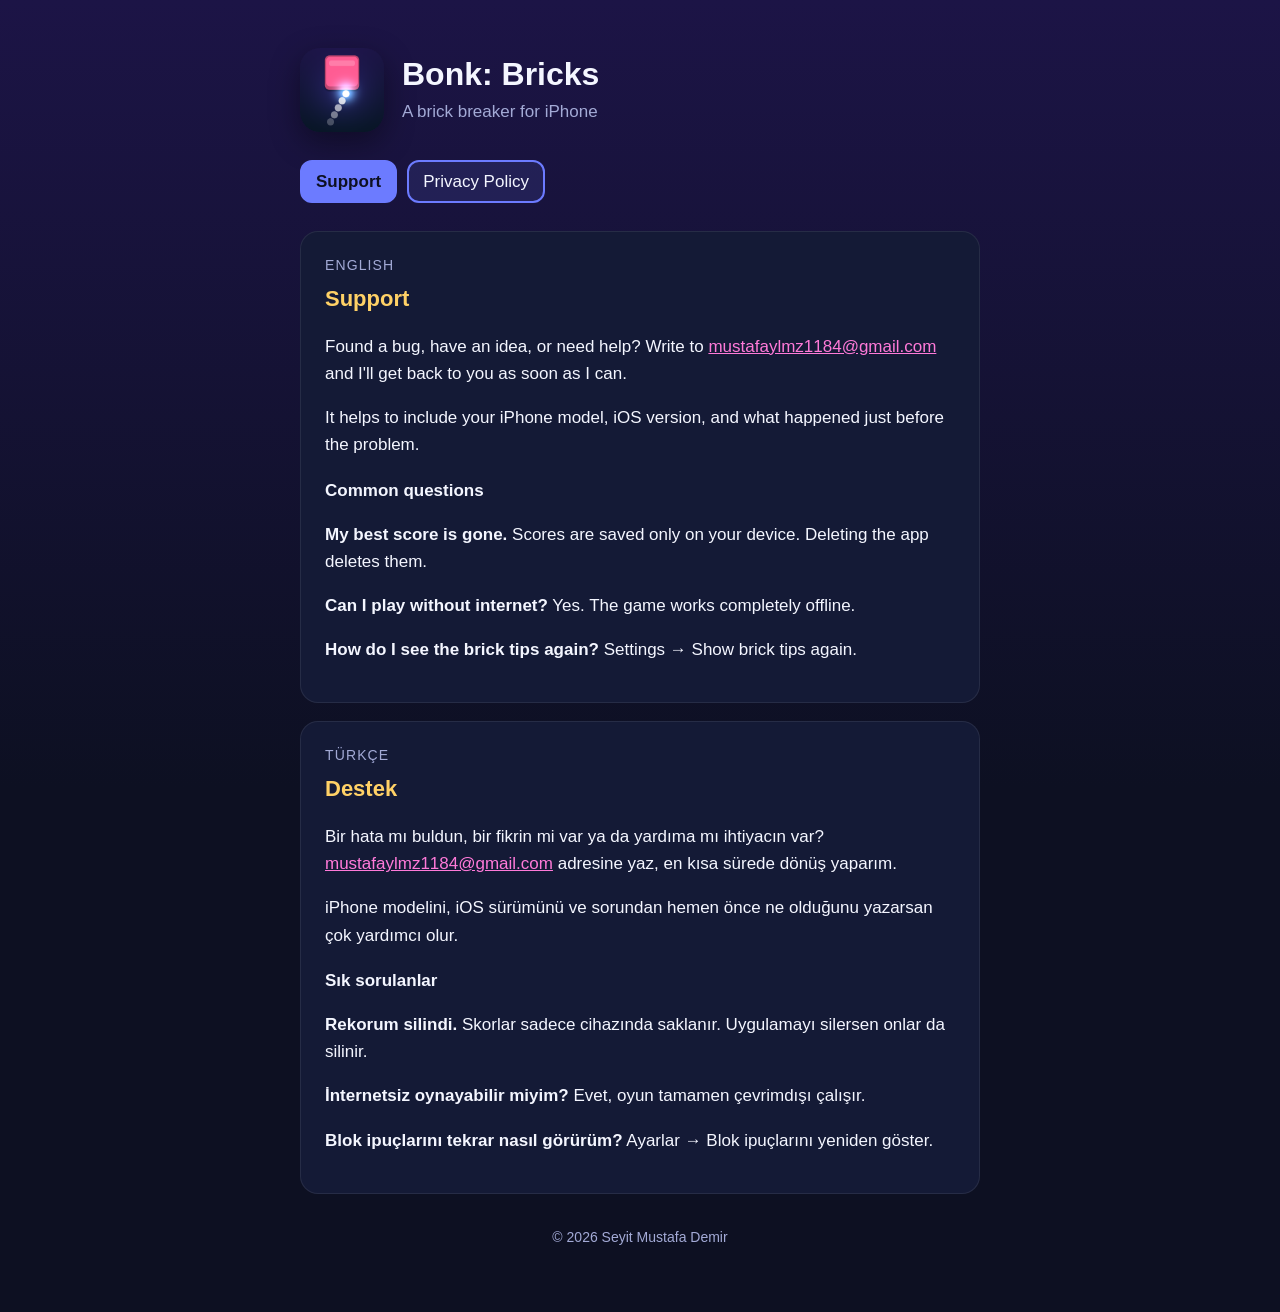
<file: index.html>
<!doctype html>
<html lang="en">
<head>
<meta charset="utf-8">
<meta name="viewport" content="width=device-width, initial-scale=1">
<title>Bonk: Bricks - Support</title>
<meta name="description" content="Support for Bonk: Bricks, a brick breaker for iPhone.">
<link rel="icon" href="icon.png">
<link rel="stylesheet" href="style.css">
</head>
<body>
<main>
<header>
  <img src="icon.png" alt="Bonk: Bricks app icon">
  <div><h1>Bonk: Bricks</h1><p>A brick breaker for iPhone</p></div>
</header>
<nav><a href="./" aria-current="page">Support</a><a href="privacy.html">Privacy Policy</a></nav>

<section>
  <div class="lang">English</div>
  <h2>Support</h2>
  <p>Found a bug, have an idea, or need help? Write to <a href="mailto:mustafaylmz1184@gmail.com">mustafaylmz1184@gmail.com</a> and I'll get back to you as soon as I can.</p>
  <p>It helps to include your iPhone model, iOS version, and what happened just before the problem.</p>
  <h3>Common questions</h3>
  <p><strong>My best score is gone.</strong> Scores are saved only on your device. Deleting the app deletes them.</p>
  <p><strong>Can I play without internet?</strong> Yes. The game works completely offline.</p>
  <p><strong>How do I see the brick tips again?</strong> Settings → Show brick tips again.</p>
</section>

<section>
  <div class="lang">Türkçe</div>
  <h2>Destek</h2>
  <p>Bir hata mı buldun, bir fikrin mi var ya da yardıma mı ihtiyacın var? <a href="mailto:mustafaylmz1184@gmail.com">mustafaylmz1184@gmail.com</a> adresine yaz, en kısa sürede dönüş yaparım.</p>
  <p>iPhone modelini, iOS sürümünü ve sorundan hemen önce ne olduğunu yazarsan çok yardımcı olur.</p>
  <h3>Sık sorulanlar</h3>
  <p><strong>Rekorum silindi.</strong> Skorlar sadece cihazında saklanır. Uygulamayı silersen onlar da silinir.</p>
  <p><strong>İnternetsiz oynayabilir miyim?</strong> Evet, oyun tamamen çevrimdışı çalışır.</p>
  <p><strong>Blok ipuçlarını tekrar nasıl görürüm?</strong> Ayarlar → Blok ipuçlarını yeniden göster.</p>
</section>

<footer>© 2026 Seyit Mustafa Demir</footer>
</main>
</body>
</html>
</file>
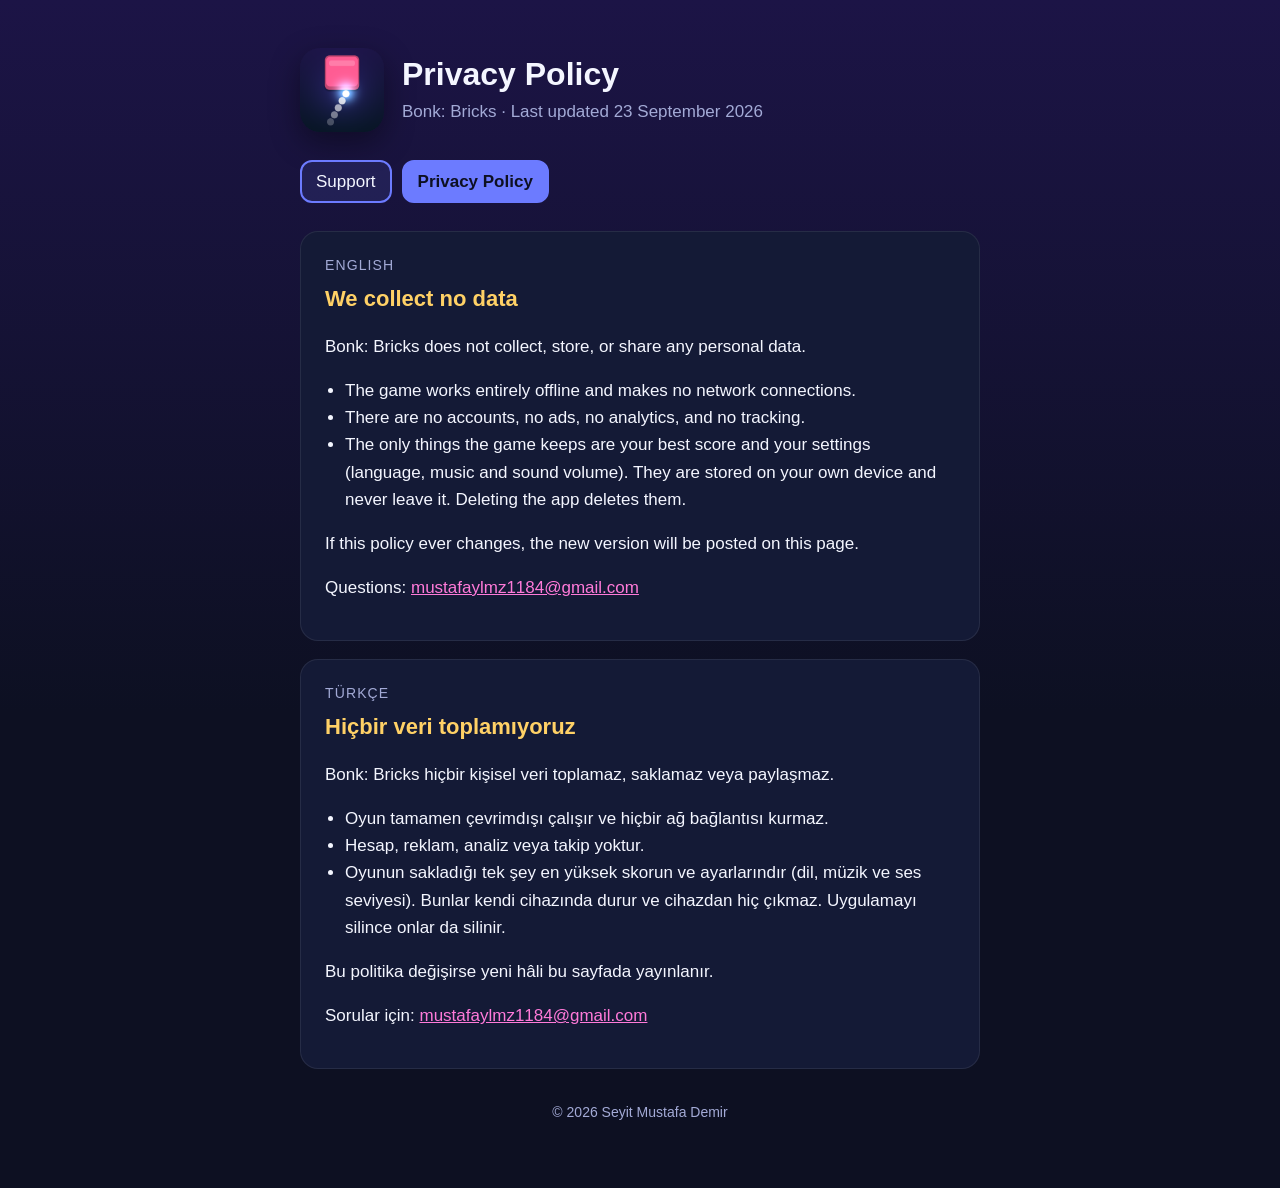
<file: privacy.html>
<!doctype html>
<html lang="en">
<head>
<meta charset="utf-8">
<meta name="viewport" content="width=device-width, initial-scale=1">
<title>Bonk: Bricks - Privacy Policy</title>
<meta name="description" content="Bonk: Bricks collects no personal data.">
<link rel="icon" href="icon.png">
<link rel="stylesheet" href="style.css">
</head>
<body>
<main>
<header>
  <img src="icon.png" alt="Bonk: Bricks app icon">
  <div><h1>Privacy Policy</h1><p>Bonk: Bricks · Last updated 23 September 2026</p></div>
</header>
<nav><a href="./">Support</a><a href="privacy.html" aria-current="page">Privacy Policy</a></nav>

<section>
  <div class="lang">English</div>
  <h2>We collect no data</h2>
  <p>Bonk: Bricks does not collect, store, or share any personal data.</p>
  <ul>
    <li>The game works entirely offline and makes no network connections.</li>
    <li>There are no accounts, no ads, no analytics, and no tracking.</li>
    <li>The only things the game keeps are your best score and your settings (language, music and sound volume). They are stored on your own device and never leave it. Deleting the app deletes them.</li>
  </ul>
  <p>If this policy ever changes, the new version will be posted on this page.</p>
  <p>Questions: <a href="mailto:mustafaylmz1184@gmail.com">mustafaylmz1184@gmail.com</a></p>
</section>

<section>
  <div class="lang">Türkçe</div>
  <h2>Hiçbir veri toplamıyoruz</h2>
  <p>Bonk: Bricks hiçbir kişisel veri toplamaz, saklamaz veya paylaşmaz.</p>
  <ul>
    <li>Oyun tamamen çevrimdışı çalışır ve hiçbir ağ bağlantısı kurmaz.</li>
    <li>Hesap, reklam, analiz veya takip yoktur.</li>
    <li>Oyunun sakladığı tek şey en yüksek skorun ve ayarlarındır (dil, müzik ve ses seviyesi). Bunlar kendi cihazında durur ve cihazdan hiç çıkmaz. Uygulamayı silince onlar da silinir.</li>
  </ul>
  <p>Bu politika değişirse yeni hâli bu sayfada yayınlanır.</p>
  <p>Sorular için: <a href="mailto:mustafaylmz1184@gmail.com">mustafaylmz1184@gmail.com</a></p>
</section>

<footer>© 2026 Seyit Mustafa Demir</footer>
</main>
</body>
</html>
</file>
<file: style.css>
:root{--bg:#0d1022;--top:#1c1446;--panel:#141a36;--text:#f4f6ff;--dim:#a3aad6;--accent:#6c7bff;--pink:#ff7ad9;--gold:#ffd166}
*{box-sizing:border-box}
body{margin:0;min-height:100vh;background:linear-gradient(180deg,var(--top),var(--bg) 60%);color:var(--text);
  font:17px/1.6 -apple-system,BlinkMacSystemFont,"Segoe UI",Roboto,sans-serif}
main{max-width:720px;margin:0 auto;padding:48px 20px 64px}
header{display:flex;align-items:center;gap:18px;margin-bottom:28px}
header img{width:84px;height:84px;border-radius:20px;box-shadow:0 10px 30px rgba(0,0,0,.4)}
h1{margin:0;font-size:32px;line-height:1.2}
header p{margin:4px 0 0;color:var(--dim)}
nav{display:flex;gap:10px;flex-wrap:wrap;margin-bottom:28px}
nav a{color:var(--text);text-decoration:none;border:2px solid var(--accent);border-radius:12px;padding:6px 14px;background:rgba(108,123,255,.12)}
nav a[aria-current]{background:var(--accent);color:var(--bg);font-weight:600}
section{background:var(--panel);border:1px solid rgba(255,255,255,.08);border-radius:18px;padding:22px 24px;margin-bottom:18px}
h2{margin:0 0 10px;font-size:22px;color:var(--gold)}
h3{margin:18px 0 6px;font-size:17px}
a{color:var(--pink)}
ul{padding-left:20px}
.lang{color:var(--dim);font-size:14px;text-transform:uppercase;letter-spacing:.08em;margin-bottom:4px}
footer{color:var(--dim);font-size:14px;text-align:center;margin-top:32px}
</file>
